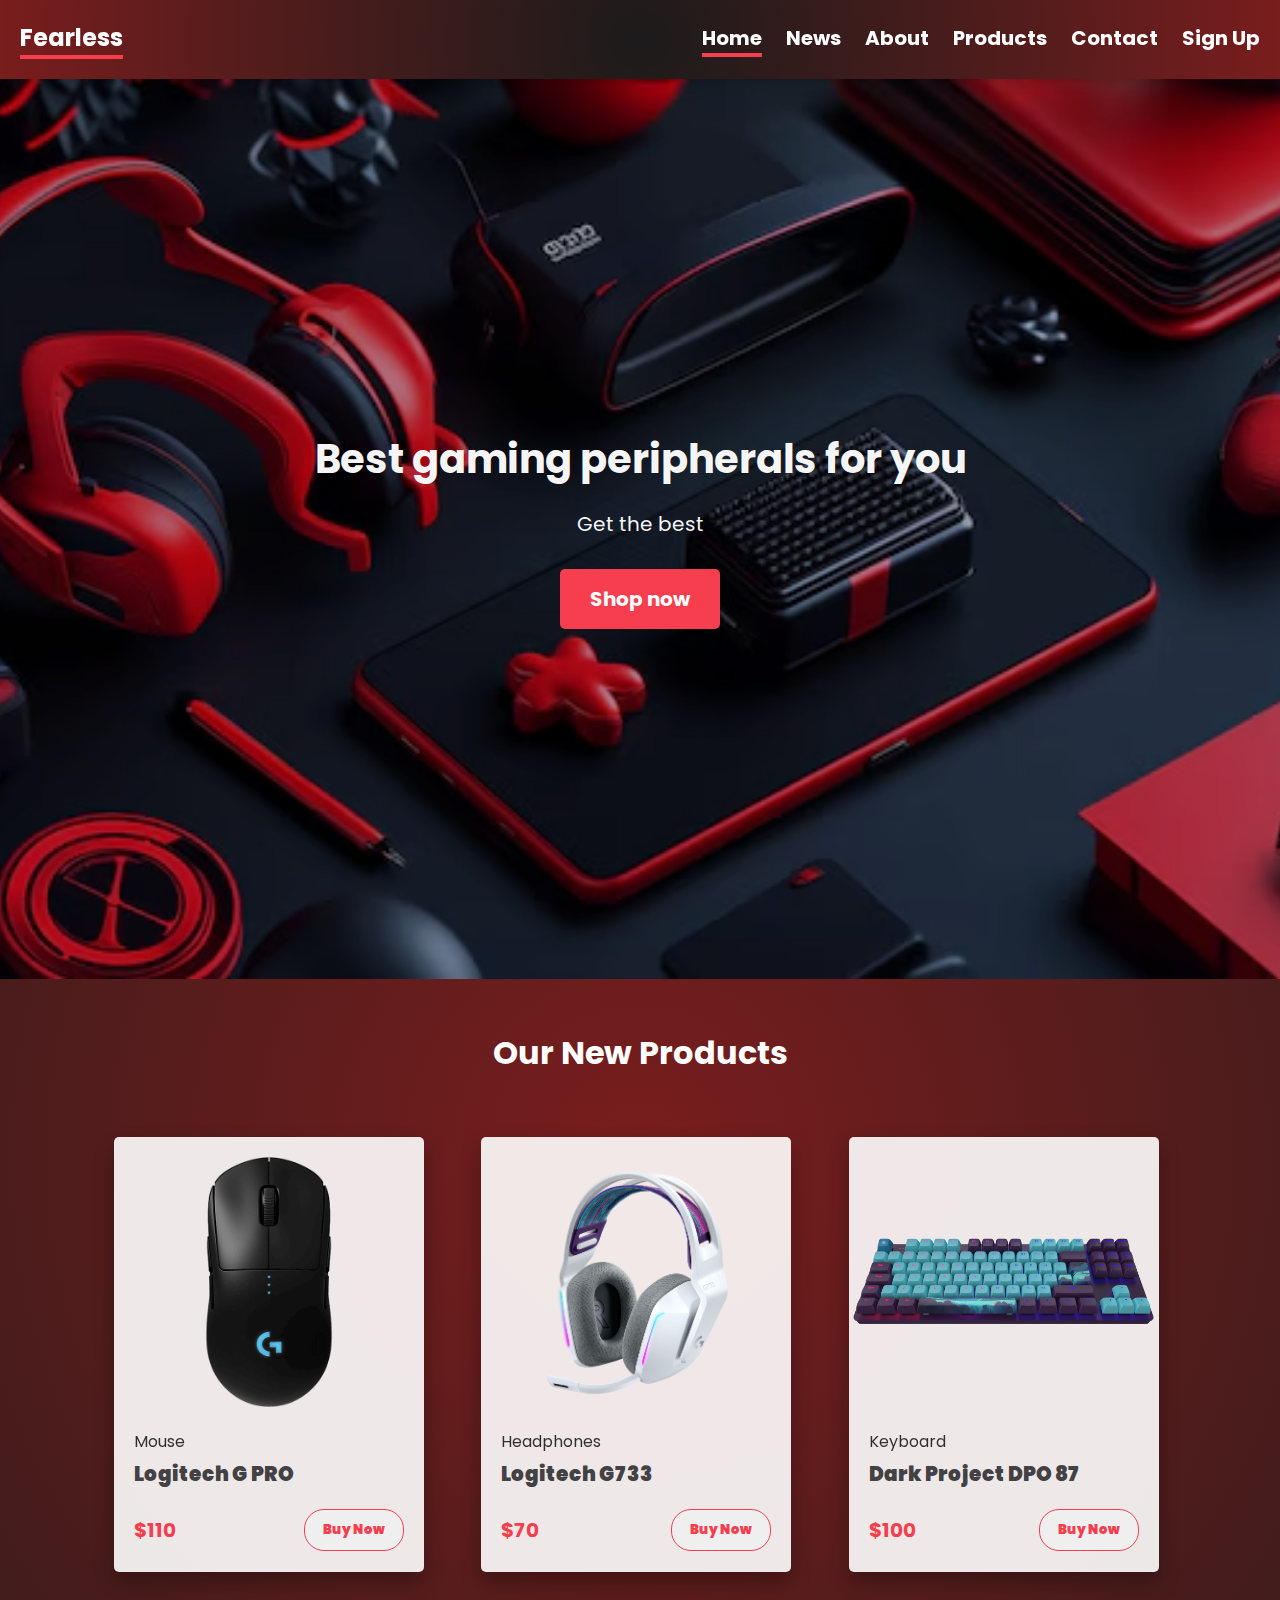
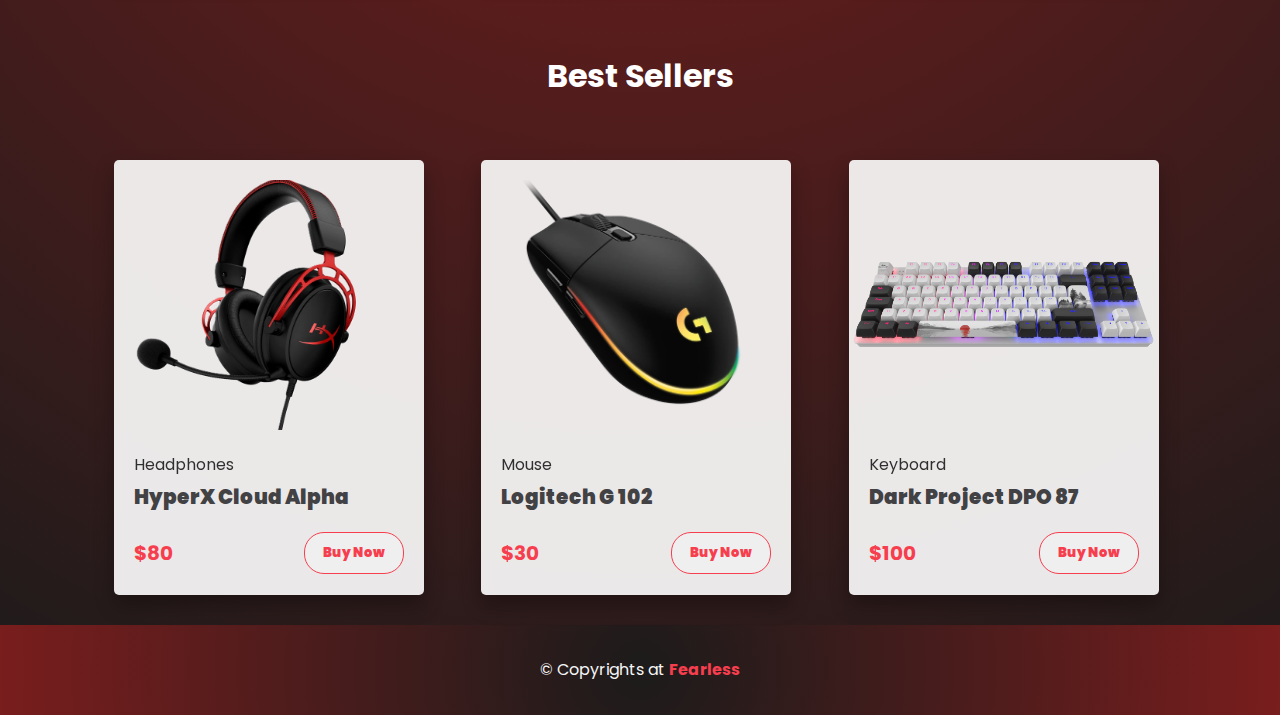
<file: index.html>
<!DOCTYPE html>
<html lang="en">
  <head>
    <meta charset="UTF-8" />
    <meta name="viewport" content="width=device-width, initial-scale=1.0" />
    <title>Online Shop</title>
    <link rel="stylesheet" href="style.css" />
  </head>
  <body>
    <header>
      <nav class="navbar">
        <div class="logo">Fearless</div>
        <ul class="menu">
          <li><a href="index.html" class="active">Home</a></li>
          <li><a href="">News</a></li>
          <li><a href="">About</a></li>
          <li><a href="">Products</a></li>
          <li><a href="">Contact</a></li>
          <li><a href="register.html">Sign Up</a></li>
        </ul>
        <div class="burger">
          <span></span>
        </div>
      </nav>
    </header>
    <main>
      <section class="content">
        <h1>Best gaming peripherals for you</h1>
        <p>Get the best</p>
        <button>Shop now</button>
      </section>

      <h1 class="pheading">Our New Products</h1>

      <section class="sec">
        <div class="products">
          <div class="card">
            <div class="img"><img src="img/logitech_mouse.webp" /></div>
            <div class="description">
              <div class="desc">Mouse</div>
              <div class="title">Logitech G PRO</div>
              <div class="box">
                <div class="price">$110</div>
                <button class="btn">Buy Now</button>
              </div>
            </div>
          </div>

          <div class="card">
            <div class="img"><img src="img/logitech-733.png" /></div>
            <div class="description">
              <div class="desc">Headphones</div>
              <div class="title">Logitech G733</div>
              <div class="box">
                <div class="price">$70</div>
                <button class="btn">Buy Now</button>
              </div>
            </div>
          </div>

          <div class="card">
            <div class="img"><img src="img/dark-project.png" /></div>
            <div class="description">
              <div class="desc">Keyboard</div>
              <div class="title">Dark Project DPO 87</div>
              <div class="box">
                <div class="price">$100</div>
                <button class="btn">Buy Now</button>
              </div>
            </div>
          </div>
        </div>
      </section>

      <h1 class="pheading">Best Sellers</h1>

      <section class="sec">
        <div class="products">
          <div class="card">
            <div class="img"><img src="img/HyperX-Cloud.png" /></div>
            <div class="description">
              <div class="desc">Headphones</div>
              <div class="title">HyperX Cloud Alpha</div>
              <div class="box">
                <div class="price">$80</div>
                <button class="btn">Buy Now</button>
              </div>
            </div>
          </div>

          <div class="card">
            <div class="img"><img src="img/Logitech-g102.png" /></div>
            <div class="description">
              <div class="desc">Mouse</div>
              <div class="title">Logitech G 102</div>
              <div class="box">
                <div class="price">$30</div>
                <button class="btn">Buy Now</button>
              </div>
            </div>
          </div>

          <div class="card">
            <div class="img"><img src="img/Dark-project2.png" /></div>
            <div class="description"></div>
            <div class="desc">Keyboard</div>
            <div class="title">Dark Project DPO 87</div>
            <div class="box">
              <div class="price">$100</div>
              <button class="btn">Buy Now</button>
            </div>
          </div>
          </div>
        </div>
      </section>
    </main>
    <footer>
      <p> &copy; Copyrights at <a href="">Fearless</a></p>
    </footer>

    <script src="script.js"></script>
    
  </body>
</html>
</file>
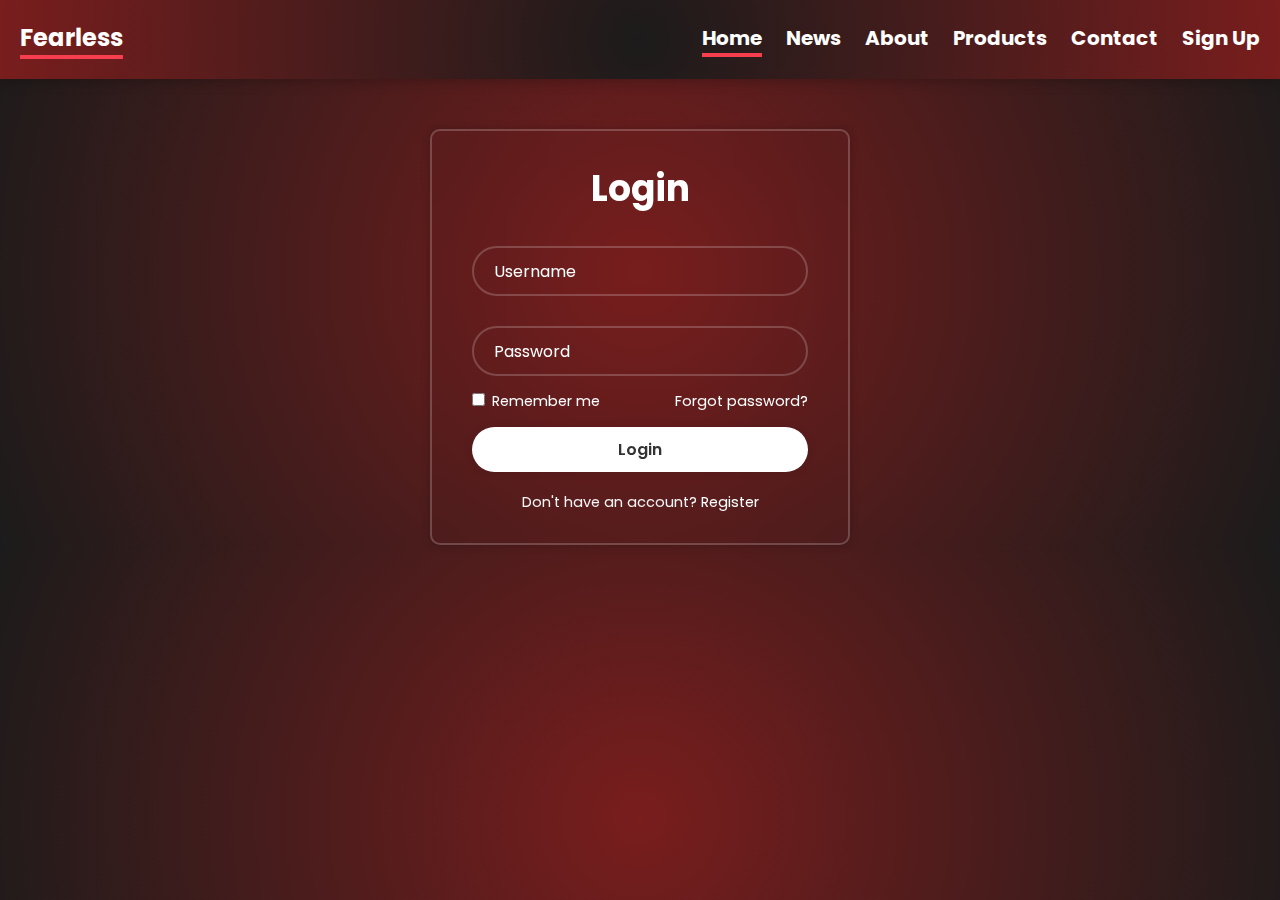
<file: register.html>
<!DOCTYPE html>
<html lang="en">
  <head>
    <meta charset="UTF-8" />
    <meta name="viewport" content="width=device-width, initial-scale=1.0" />
    <title>Form login and password</title>
    <link rel="stylesheet" href="style.css" />
    <link rel="stylesheet" href="register.css" />
    <link href="https://unpkg.com/boxicons@2.1.4/css/boxicons.min.css" />
  </head>
  <body>
    <header>
      <nav class="navbar">
        <div class="logo">Fearless</div>
        <ul class="menu">
          <li><a href="index.html" class="active">Home</a></li>
          <li><a href="">News</a></li>
          <li><a href="">About</a></li>
          <li><a href="">Products</a></li>
          <li><a href="">Contact</a></li>
          <li><a href="register.html">Sign Up</a></li>
        </ul>
        <div class="burger">
          <span></span>
        </div>
      </nav>
    </header>
    <main>
      <div class="wrapper">
        <form action="">
          <h1>Login</h1>
          <div class="input-box">
            <input type="text" placeholder="Username" required />
            <i class="bx bx-user"></i>
          </div>
          <div class="input-box">
            <input type="password" placeholder="Password" required />
            <i class="bx bxs-lock-alt"></i>
          </div>
          <div class="remember">
            <label for=""><input type="checkbox" /> Remember me </label>
            <a href="#">Forgot password?</a>
          </div>
          <button type="submit" class="btn">Login</button>
          <div class="register-link">
            <p>Don't have an account? <a href="#">Register</a></p>
          </div>
        </form>
      </div>
    </main>

    <script src="script.js"></script>
  </body>
</html>
</file>
<file: style.css>
@import url("https://fonts.googleapis.com/css2?family=Poppins:ital,wght@0,100;0,200;0,300;0,400;0,500;0,600;0,700;0,800;0,900;1,100;1,200;1,300;1,400;1,500;1,600;1,700;1,800;1,900&display=swap");

* {
  margin: 0;
  padding: 0;
  box-sizing: border-box;
  font-family: "Poppins", sans-serif;
}
body {
  height: 100%;
  background: rgb(121, 29, 29);
  background: radial-gradient(
    circle,
    rgba(121, 29, 29, 1) 0%,
    rgba(28, 27, 27, 1) 100%
  );
}
.navbar {
  padding: 20px;
  display: flex;
  justify-content: space-between;
  align-items: center;
  position: sticky;
  background: rgb(28, 27, 27);
  background: radial-gradient(
    circle,
    rgba(28, 27, 27, 1) 0%,
    rgba(121, 29, 29, 1) 100%
  );
  box-shadow: 0 0 14px rgba(0, 0, 0, 0.3);
  top: 0%;
}
.navbar .logo {
  color: rgb(255, 255, 255);
  border-bottom: 4px solid #f63e4e;
  font-size: 24px;
  font-weight: bold;
  display: flex;
  align-items: flex-start;
}
.navbar .menu li {
  list-style: none;
  display: inline-block;
  justify-content: center;
}
.navbar .menu li .active {
  border-bottom: 4px solid #f63e4e;
}
.navbar .menu li a {
  display: block;
  margin-left: 20px;
  color: rgb(255, 255, 255);
  border-bottom: 4px solid transparent;
  text-decoration: none;
  font-size: 20px;
  font-weight: bold;
}
.navbar .menu li a:hover {
  border-bottom: 4px solid #f63e4e;
}

.open {
  display: flex !important;
}
.burger {
  display: none;
  position: relative;
  z-index: 50;
  align-items: center;
  justify-content: flex-end;
  width: 30px;
  height: 18px;
}
.burger span {
  height: 2px;
  width: 80%;
  transform: scale(1);
  background-color: #f5f5f5;
}
.burger::before,
.burger::after {
  content: "";
  position: absolute;
  height: 2px;
  width: 100%;
  background-color: #ffffff;
  transition: all 0.3s ease 0s;
}
.burger::before {
  top: 0;
}
.burger::after {
  bottom: 0;
}
.burger.active span {
  transform: scale(0);
}
.burger.active::before {
  top: 50%;
  transform: rotate(-45deg) translate(0, -50%);
}
.burger.active::after {
  bottom: 50%;
  transform: rotate(45deg) translate(0, 50%);
}

.content {
  padding: 0% 5%;
  display: flex;
  flex-direction: column;
  justify-content: center;
  align-items: center;
  color: #424144;
  height: 100vh;
}
.content::before {
  content: "";
  position: absolute;
  width: 100%;
  height: 100%;
  background-image: url("img/background.avif");
  background-size: cover;
  background-position: center;
  filter: brightness(70%);
  z-index: -1;
}
.content h1 {
  font-size: 40px;
}
.content p {
  font-size: 20px;
  margin-top: 20px;
}
.content button {
  margin-top: 30px;
  padding: 15px 30px;
  border: none;
  background-color: #f63e4e;
  color: white;
  font-size: 20px;
  border-radius: 5px;
  cursor: pointer;
  font-weight: bold;
}
.content button:hover {
  background-color: #ffffff;
  color: #f63e4e;
}
.content h1,
p,
button {
  color: #f5f5f5;
}
.pheading {
  text-align: center;
  margin: 50px 0;
  color: #ffffff;
}
.sec {
  padding: 10px 5%;
  margin-left: 50px;
}
.products {
  display: grid;
  grid-template-columns: repeat(auto-fit, minmax(320px, 1fr));
}
.products .card {
  width: 310px;
  height: 435px;
  background: rgba(255, 255, 255, 0.9);
  box-shadow: 0 10px 20px rgba(0, 0, 0, 0.3);
  border-radius: 5px;
  margin-bottom: 20px;
  transition: transform 0.5s ease;
}
.products .card img {
  width: 310px;
  height: 250px;
  margin-top: 20px;
  object-fit: cover;
}
.products .card .description {
  margin-top: 10px;
}
.products .card:hover {
  transform: scale(1.05);
}
.products .card .desc {
  padding: 5px 20px;
  opacity: 0.8;
}
.products .card .title {
  font-weight: 900;
  font-size: 20px;
  color: #424144;
  padding: 0 20px;
}
.products .card .box {
  display: flex;
  justify-content: space-between;
  align-items: center;
  padding: 20px;
}
.products .card .box .price {
  color: #f63e4e;
  font-size: 20px;
  font-weight: bold;
}
.products .card .box .btn {
  font-size: 13px;
  color: #f63e4e;
  padding: 10px 18px;
  font-weight: 900;
  border: 1px solid #f63e4e;
  border-radius: 20px;
}
.products .card .box .btn:hover {
  cursor: pointer;
  background-color: #f63e4e;
  color: white;
}
footer {
  background: rgb(28, 27, 27);
  background: radial-gradient(
    circle,
    rgba(28, 27, 27, 1) 0%,
    rgba(121, 29, 29, 1) 100%
  );
  height: 10vh;
}
footer p {
  text-align: center;
  line-height: 10vh;
}
footer p a {
  text-decoration: none;
  color: #f63e4e;
  font-weight: bold;
}
@media (max-width: 767px) {
  .burger {
    display: flex;
  }
  .menu {
    display: none;
    align-items: center;
    flex-direction: column;
    position: fixed;
    height: 100%;
    width: 100%;
    top: 0;
    bottom: 0;
    left: 0;
    right: 0;
    z-index: 50;
    overflow-y: auto;
    padding: 50px 40px;
    background-color: black;
    opacity: 90%;
  }
  .menu li {
    flex-direction: column;
    margin-top: 20px;
  }
  .products {
    display: flex;
    flex-direction: column;
    align-items: center;
    margin: 0px;
  }

  .products .card {
    width: 90%;
    max-width: 320px;
    margin-left: -50px;
  }
  .pheading {
    font-size: 28px;
  }
  .content h1 {
    font-size: 35px;
    text-align: center;
  }
  .content p {
    font-size: 18px;
  }
}
@media (min-width: 768px) and (max-width: 1024px) {
  .menu li a {
    font-size: 18px;
  }
  .menu {
    justify-content: center;
  }
  .content h1 {
    font-size: 35px;
  }
  .content p {
    font-size: 18px;
  }
  .products .card {
    width: 280px;
    height: 400px;
  }
  .products .card img {
    width: 270px;
    height: 230px;
  }
  .pheading {
    font-size: 28px;
  }
  footer p {
    font-size: 14px;
  }
}
</file>
<file: register.css>
* {
  margin: 0;
  padding: 0;
  box-sizing: border-box;
  font-family: "Poppins", sans-serif;
}
main {
  padding-top: 50px;
  display: flex;
  justify-content: center;
  align-items: center;
}
.wrapper {
  width: 420px;
  background: transparent;
  border: 2px solid rgba(255, 255, 255, 0.2);
  backdrop-filter: blur(20px);
  box-shadow: 0 0 10px rgba(0, 0, 0, 0.2);
  color: #fff;
  border-radius: 10px;
  padding: 30px 40px;
}
.wrapper h1 {
  font-size: 36px;
  text-align: center;
}

.wrapper .input-box {
  width: 100%;
  height: 50px;
  margin: 30px 0;
  position: relative;
}
.input-box input {
  width: 100%;
  height: 100%;
  background: transparent;
  border: none;
  outline: none;
  border: 2px solid rgba(255, 255, 255, 0.2);
  border-radius: 40px;
  font-size: 16px;
  color: #ffffff;
  padding: 20px 45px 20px 20px;
}
.input-box input::placeholder {
  color: #ffffff;
}
.input-box i {
  position: absolute;
  right: 20px;
  top: 50%;
  transform: translateY(-50%);
  font-size: 20px;
}

.wrapper .remember {
  display: flex;
  justify-content: space-between;
  font-size: 14.5px;
  margin: -15px 0 15px;
}

.remember label input {
  accent-color: #fff;
  margin-right: 3px;
}
.remember a {
  color: #fff;
  text-decoration: none;
}

.remember a:hover {
  text-decoration: underline;
}

.wrapper .btn {
  width: 100%;
  height: 45px;
  background: #fff;
  border: none;
  outline: none;
  border-radius: 40px;
  box-shadow: 0 0 10px rgba(0, 0, 0, 0.1);
  cursor: pointer;
  font-size: 16px;
  color: #333;
  font-weight: 600;
}

.wrapper .register-link {
  font-size: 14.5px;
  text-align: center;
  margin-top: 20px;
}

.register-link p a {
  color: #fff;
  text-decoration: none;
}
</file>
